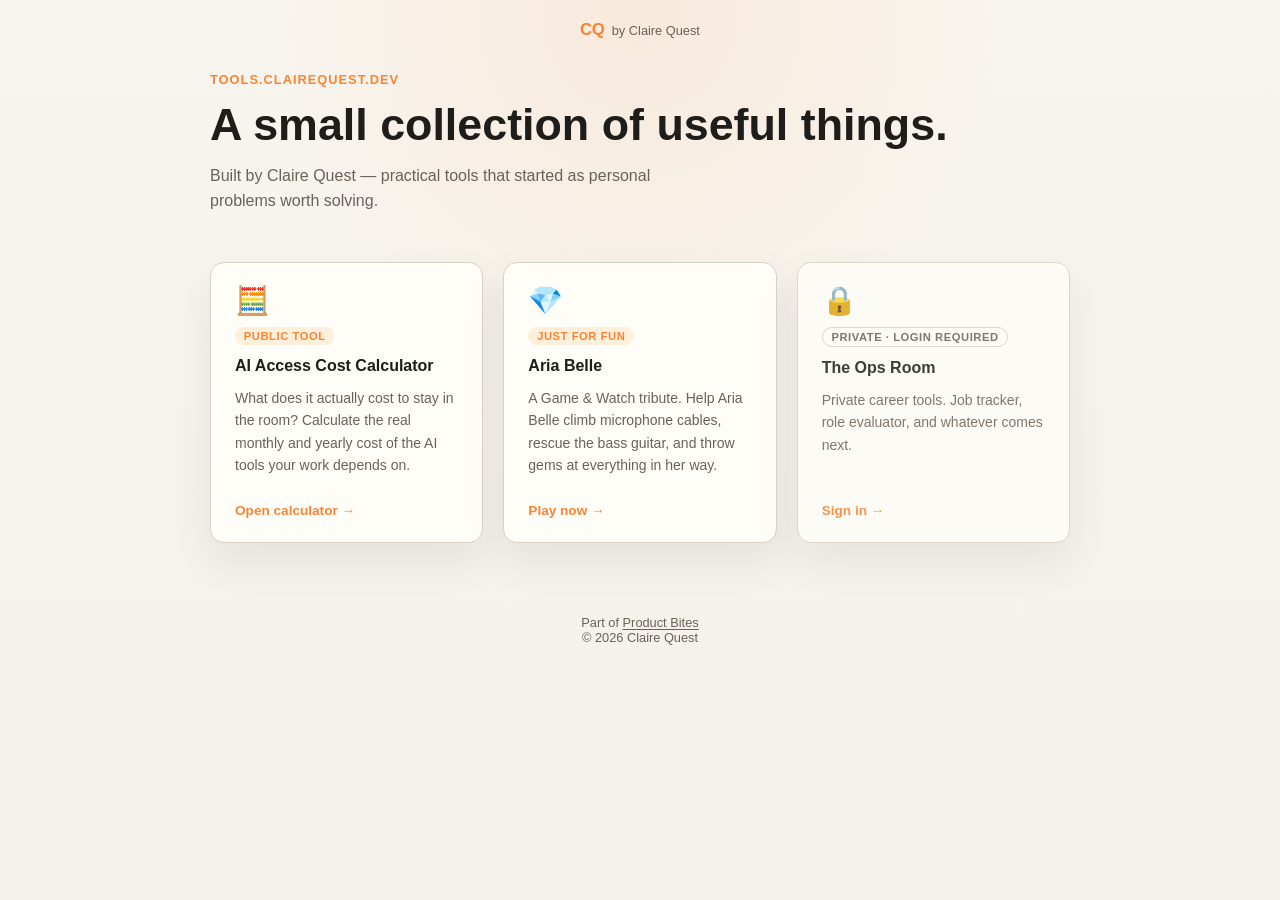
<file: index.html>
<!doctype html>
<html lang="en">
<head>
  <meta charset="UTF-8" />
  <meta name="viewport" content="width=device-width, initial-scale=1.0" />
  <title>tools.clairequest.dev</title>
  <link rel="stylesheet" href="styles.css" />
  <style>
    .homepage {
      max-width: 900px;
      margin: 0 auto;
      padding: 2rem 1.25rem 4rem;
    }

    .homepage .hero {
      margin-bottom: 3rem;
    }

    .homepage .hero .eyebrow {
      font-size: 0.8rem;
      font-weight: 700;
      letter-spacing: 0.08em;
      text-transform: uppercase;
      color: var(--accent);
      margin-bottom: 0.75rem;
    }

    .homepage .hero h1 {
      font-size: clamp(1.8rem, 4vw, 2.8rem);
      font-weight: 800;
      line-height: 1.15;
      margin-bottom: 0.75rem;
      color: var(--text);
    }

    .homepage .hero .subtext {
      color: var(--muted);
      font-size: 1rem;
      max-width: 480px;
      line-height: 1.6;
    }

    .tool-grid {
      display: grid;
      grid-template-columns: 1fr;
      gap: 1.25rem;
    }

    @media (min-width: 640px) {
      .tool-grid {
        grid-template-columns: repeat(3, 1fr);
      }
    }

    .tool-card {
      background: var(--panel);
      border: 1px solid var(--panel-border);
      border-radius: 14px;
      box-shadow: var(--shadow);
      padding: 1.5rem;
      display: flex;
      flex-direction: column;
      gap: 0.75rem;
      transition: transform 0.15s ease, border-color 0.15s ease;
      text-decoration: none;
      color: inherit;
    }

    .tool-card:hover {
      transform: translateY(-2px);
      border-color: var(--accent);
    }

    .tool-card--muted {
      opacity: 0.85;
    }

    .tool-card__icon {
      font-size: 1.75rem;
      line-height: 1;
    }

    .tool-card__tag {
      display: inline-block;
      font-size: 0.7rem;
      font-weight: 700;
      letter-spacing: 0.05em;
      text-transform: uppercase;
      padding: 0.2rem 0.55rem;
      border-radius: 99px;
      background: var(--accent-soft);
      color: var(--accent);
      width: fit-content;
    }

    .tool-card__tag--muted {
      background: transparent;
      color: var(--muted);
      border: 1px solid var(--panel-border);
    }

    .tool-card__title {
      font-size: 1rem;
      font-weight: 700;
      color: var(--text);
      margin: 0;
    }

    .tool-card__desc {
      font-size: 0.875rem;
      color: var(--muted);
      line-height: 1.6;
      flex: 1;
    }

    .tool-card__link {
      font-size: 0.85rem;
      font-weight: 700;
      color: var(--accent);
      text-decoration: none;
      margin-top: auto;
    }

    .tool-card__link:hover {
      text-decoration: underline;
    }
  </style>
</head>
<body>
  <header class="page-header">
    <a href="https://clairequest.dev" class="page-header__link">
      <span class="monogram">CQ</span>
      <span class="byline">by Claire Quest</span>
    </a>
  </header>

  <main class="homepage">
    <header class="hero">
      <p class="eyebrow">tools.clairequest.dev</p>
      <h1>A small collection of useful things.</h1>
      <p class="subtext">Built by Claire Quest — practical tools that started as personal problems worth solving.</p>
    </header>

    <div class="tool-grid">

      <div class="tool-card">
        <span class="tool-card__icon">🧮</span>
        <span class="tool-card__tag">Public tool</span>
        <h2 class="tool-card__title">AI Access Cost Calculator</h2>
        <p class="tool-card__desc">What does it actually cost to stay in the room? Calculate the real monthly and yearly cost of the AI tools your work depends on.</p>
        <a class="tool-card__link" href="/calculator">Open calculator →</a>
      </div>

      <div class="tool-card">
        <span class="tool-card__icon">💎</span>
        <span class="tool-card__tag">Just for fun</span>
        <h2 class="tool-card__title">Aria Belle</h2>
        <p class="tool-card__desc">A Game &amp; Watch tribute. Help Aria Belle climb microphone cables, rescue the bass guitar, and throw gems at everything in her way.</p>
        <a class="tool-card__link" href="https://aria-belle.vercel.app/game.html">Play now →</a>
      </div>

      <div class="tool-card tool-card--muted">
        <span class="tool-card__icon">🔒</span>
        <span class="tool-card__tag tool-card__tag--muted">Private · Login required</span>
        <h2 class="tool-card__title">The Ops Room</h2>
        <p class="tool-card__desc">Private career tools. Job tracker, role evaluator, and whatever comes next.</p>
        <a class="tool-card__link" href="https://clairequest.dev/career">Sign in →</a>
      </div>

    </div>
  </main>

  <footer class="page-footer">
    <p>Part of <a href="https://clairequest.dev/product-bites/sparks">Product Bites</a></p>
    <p>&copy; <span id="copyright-year"></span> Claire Quest</p>
  </footer>

  <script>
    document.getElementById('copyright-year').textContent = new Date().getFullYear();
  </script>
</body>
</html>
</file>
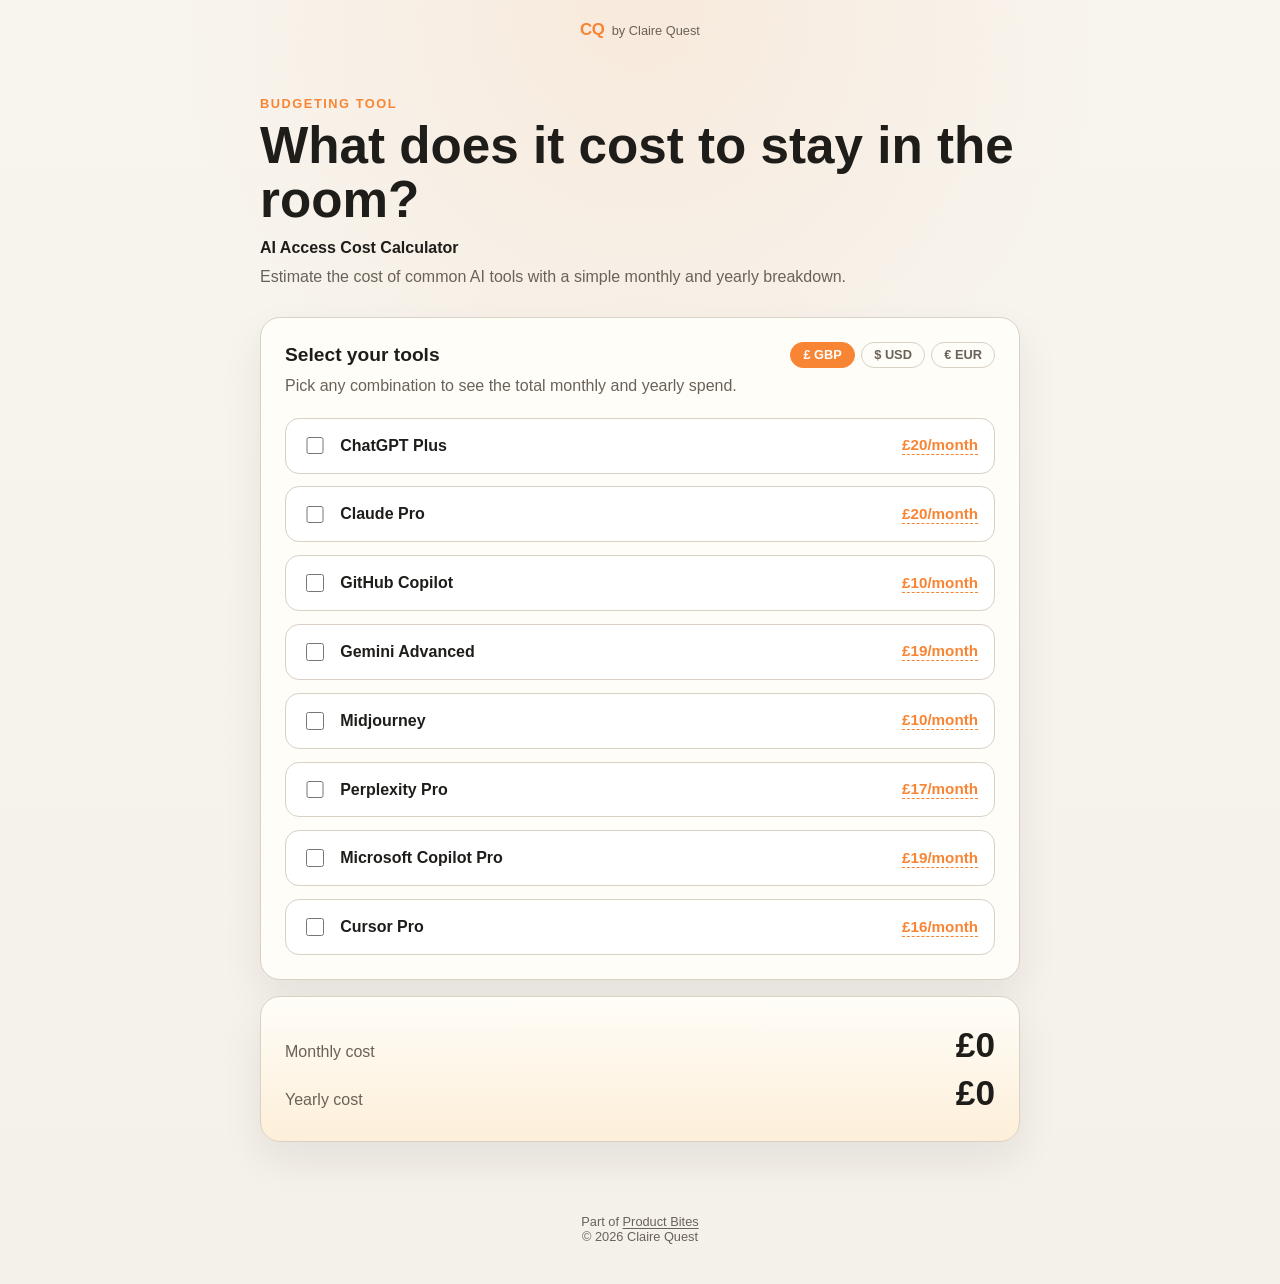
<file: calculator.html>
<!doctype html>
<html lang="en">
  <head>
    <meta charset="UTF-8" />
    <meta name="viewport" content="width=device-width, initial-scale=1.0" />
    <title>AI Access Cost Calculator</title>
    <link rel="stylesheet" href="styles.css" />
  </head>
  <body>
    <header class="page-header">
      <a href="https://clairequest.dev" class="page-header__link">
        <span class="monogram">CQ</span>
        <span class="byline">by Claire Quest</span>
      </a>
    </header>

    <main class="calculator">
      <header class="hero">
        <p class="eyebrow">Budgeting Tool</p>
        <h1>What does it cost to stay in the room?</h1>
        <p class="subtitle">AI Access Cost Calculator</p>
        <p class="description">
          Estimate the cost of common AI tools with a simple monthly and yearly
          breakdown.
        </p>
      </header>

      <section class="card" aria-labelledby="tool-list-title">
        <div class="section-heading">
          <div class="section-heading__top">
            <h2 id="tool-list-title">Select your tools</h2>
            <div class="currency-pills" role="group" aria-label="Select currency">
              <button class="pill" data-currency="GBP" type="button">£ GBP</button>
              <button class="pill" data-currency="USD" type="button">$ USD</button>
              <button class="pill" data-currency="EUR" type="button">€ EUR</button>
            </div>
          </div>
          <p>Pick any combination to see the total monthly and yearly spend.</p>
        </div>
        <form class="tool-list" id="tool-form"></form>
      </section>

      <section class="card results" aria-live="polite" aria-atomic="true">
        <div class="result-row">
          <span>Monthly cost</span>
          <strong id="monthly-cost">£0</strong>
        </div>
        <div class="result-row">
          <span>Yearly cost</span>
          <strong id="yearly-cost">£0</strong>
        </div>
        <p class="equivalence" id="equivalence" hidden></p>
      </section>
    </main>

    <footer class="page-footer">
      <p>Part of <a href="https://clairequest.dev/product-bites/sparks">Product Bites</a></p>
      <p>&copy; <span id="copyright-year"></span> Claire Quest</p>
    </footer>

    <script src="script.js"></script>
  </body>
</html>
</file>
<file: styles.css>
:root {
  color-scheme: light;
  --bg: #f4f1ea;
  --panel: #fffdf8;
  --panel-border: #d9d1c3;
  --text: #1f1d1a;
  --muted: #6a6258;
  --accent: #F78534;
  --accent-soft: #fdefd9;
  --shadow: 0 18px 40px rgba(33, 28, 21, 0.08);
}

* {
  box-sizing: border-box;
}

body {
  margin: 0;
  min-height: 100vh;
  font-family: "Segoe UI", Tahoma, Geneva, Verdana, sans-serif;
  background:
    radial-gradient(circle at top, rgba(247, 133, 52, 0.1), transparent 34%),
    linear-gradient(180deg, #f8f5ef 0%, var(--bg) 100%);
  color: var(--text);
}

/* ─── PAGE HEADER ─────────────────────────────────────────────── */

.page-header {
  text-align: center;
  padding: 1.25rem 1rem 0;
}

.page-header__link {
  display: inline-flex;
  align-items: center;
  gap: 0.45rem;
  text-decoration: none;
  color: inherit;
}

.page-header__link:hover .byline {
  color: var(--text);
}

.monogram {
  font-weight: 800;
  font-size: 1.05rem;
  color: var(--accent);
  letter-spacing: -0.02em;
}

.byline {
  font-size: 0.8rem;
  color: var(--muted);
  transition: color 0.15s ease;
}

/* ─── LAYOUT ──────────────────────────────────────────────────── */

.calculator {
  width: min(100% - 2rem, 760px);
  margin: 0 auto;
  padding: 3.5rem 0 4rem;
}

/* ─── HERO ────────────────────────────────────────────────────── */

.hero {
  margin-bottom: 1.75rem;
}

.eyebrow {
  margin: 0 0 0.5rem;
  font-size: 0.8rem;
  letter-spacing: 0.12em;
  text-transform: uppercase;
  color: var(--accent);
  font-weight: 700;
}

h1,
h2,
p {
  margin-top: 0;
}

h1 {
  margin-bottom: 0.75rem;
  font-size: clamp(2rem, 5vw, 3.2rem);
  line-height: 1.05;
}

.subtitle {
  margin-bottom: 0.5rem;
  font-weight: 600;
  color: var(--text);
}

.description,
.section-heading p {
  color: var(--muted);
  font-size: 1rem;
  line-height: 1.5;
  margin-bottom: 0;
}

/* ─── CARDS ───────────────────────────────────────────────────── */

.card {
  background: var(--panel);
  border: 1px solid var(--panel-border);
  border-radius: 20px;
  padding: 1.5rem;
  box-shadow: var(--shadow);
}

.card + .card {
  margin-top: 1rem;
}

/* ─── SECTION HEADING + CURRENCY PILLS ───────────────────────── */

.section-heading {
  margin-bottom: 1.25rem;
}

.section-heading__top {
  display: flex;
  align-items: center;
  justify-content: space-between;
  flex-wrap: wrap;
  gap: 0.75rem;
  margin-bottom: 0.35rem;
}

.section-heading__top h2 {
  margin-bottom: 0;
  font-size: 1.2rem;
}

.currency-pills {
  display: flex;
  gap: 0.4rem;
}

.pill {
  padding: 0.3rem 0.75rem;
  border: 1.5px solid var(--panel-border);
  border-radius: 999px;
  background: transparent;
  font-size: 0.8rem;
  font-weight: 600;
  cursor: pointer;
  color: var(--muted);
  font-family: inherit;
  transition: border-color 0.15s ease, color 0.15s ease, background-color 0.15s ease;
}

.pill:hover {
  border-color: var(--accent);
  color: var(--accent);
}

.pill--active {
  background: var(--accent);
  border-color: var(--accent);
  color: #fff;
}

/* ─── TOOL LIST ───────────────────────────────────────────────── */

.tool-list {
  display: grid;
  gap: 0.8rem;
}

.tool-option {
  display: grid;
  grid-template-columns: auto 1fr auto;
  align-items: center;
  gap: 0.85rem;
  padding: 0.95rem 1rem;
  border: 1px solid var(--panel-border);
  border-radius: 14px;
  background: #fff;
  transition: border-color 0.2s ease, transform 0.2s ease, background-color 0.2s ease;
}

.tool-option:hover {
  border-color: var(--accent);
  transform: translateY(-1px);
}

.tool-option--checked {
  background: var(--accent-soft);
  border-color: var(--accent);
}

.tool-check {
  width: 1.1rem;
  height: 1.1rem;
  accent-color: var(--accent);
  cursor: pointer;
  flex-shrink: 0;
}

.tool-name {
  font-weight: 600;
  cursor: pointer;
  user-select: none;
}

.tool-price {
  color: var(--accent);
  font-weight: 700;
  cursor: pointer;
  border-bottom: 1px dashed var(--accent);
  padding-bottom: 1px;
  font-size: 0.95rem;
  white-space: nowrap;
  transition: opacity 0.15s ease;
}

.tool-price:hover {
  opacity: 0.75;
}

.tool-price-input {
  width: 6rem;
  padding: 0.2rem 0.4rem;
  border: 1.5px solid var(--accent);
  border-radius: 6px;
  font-size: 0.95rem;
  font-family: inherit;
  font-weight: 700;
  text-align: right;
  color: var(--accent);
  background: #fff;
  outline: none;
}

/* ─── RESULTS ─────────────────────────────────────────────────── */

.results {
  background: linear-gradient(180deg, var(--panel) 0%, var(--accent-soft) 100%);
}

.result-row {
  display: flex;
  align-items: baseline;
  justify-content: space-between;
  gap: 1rem;
  padding: 0.25rem 0;
}

.result-row span {
  color: var(--muted);
}

.result-row strong {
  font-size: clamp(1.5rem, 4vw, 2.2rem);
}

.equivalence {
  margin: 1rem 0 0;
  padding-top: 1rem;
  border-top: 1px solid rgba(31, 29, 26, 0.12);
  font-size: 1.05rem;
  color: var(--accent);
  font-weight: 600;
  line-height: 1.45;
}

/* ─── PAGE FOOTER ─────────────────────────────────────────────── */

.page-footer {
  text-align: center;
  padding: 0.5rem 1rem 2.5rem;
  font-size: 0.8rem;
  color: var(--muted);
}

.page-footer p {
  margin: 0;
}

.page-footer a {
  color: var(--muted);
  text-underline-offset: 2px;
}

.page-footer a:hover {
  color: var(--text);
}

/* ─── RESPONSIVE ──────────────────────────────────────────────── */

@media (max-width: 640px) {
  .calculator {
    width: min(100% - 1.25rem, 760px);
    padding: 2.5rem 0 3rem;
  }

  .card {
    padding: 1.1rem;
  }

  .tool-option {
    grid-template-columns: auto 1fr;
  }

  .tool-price,
  .tool-price-input {
    grid-column: 2;
  }

  .result-row {
    flex-direction: column;
    align-items: flex-start;
  }
}
</file>
